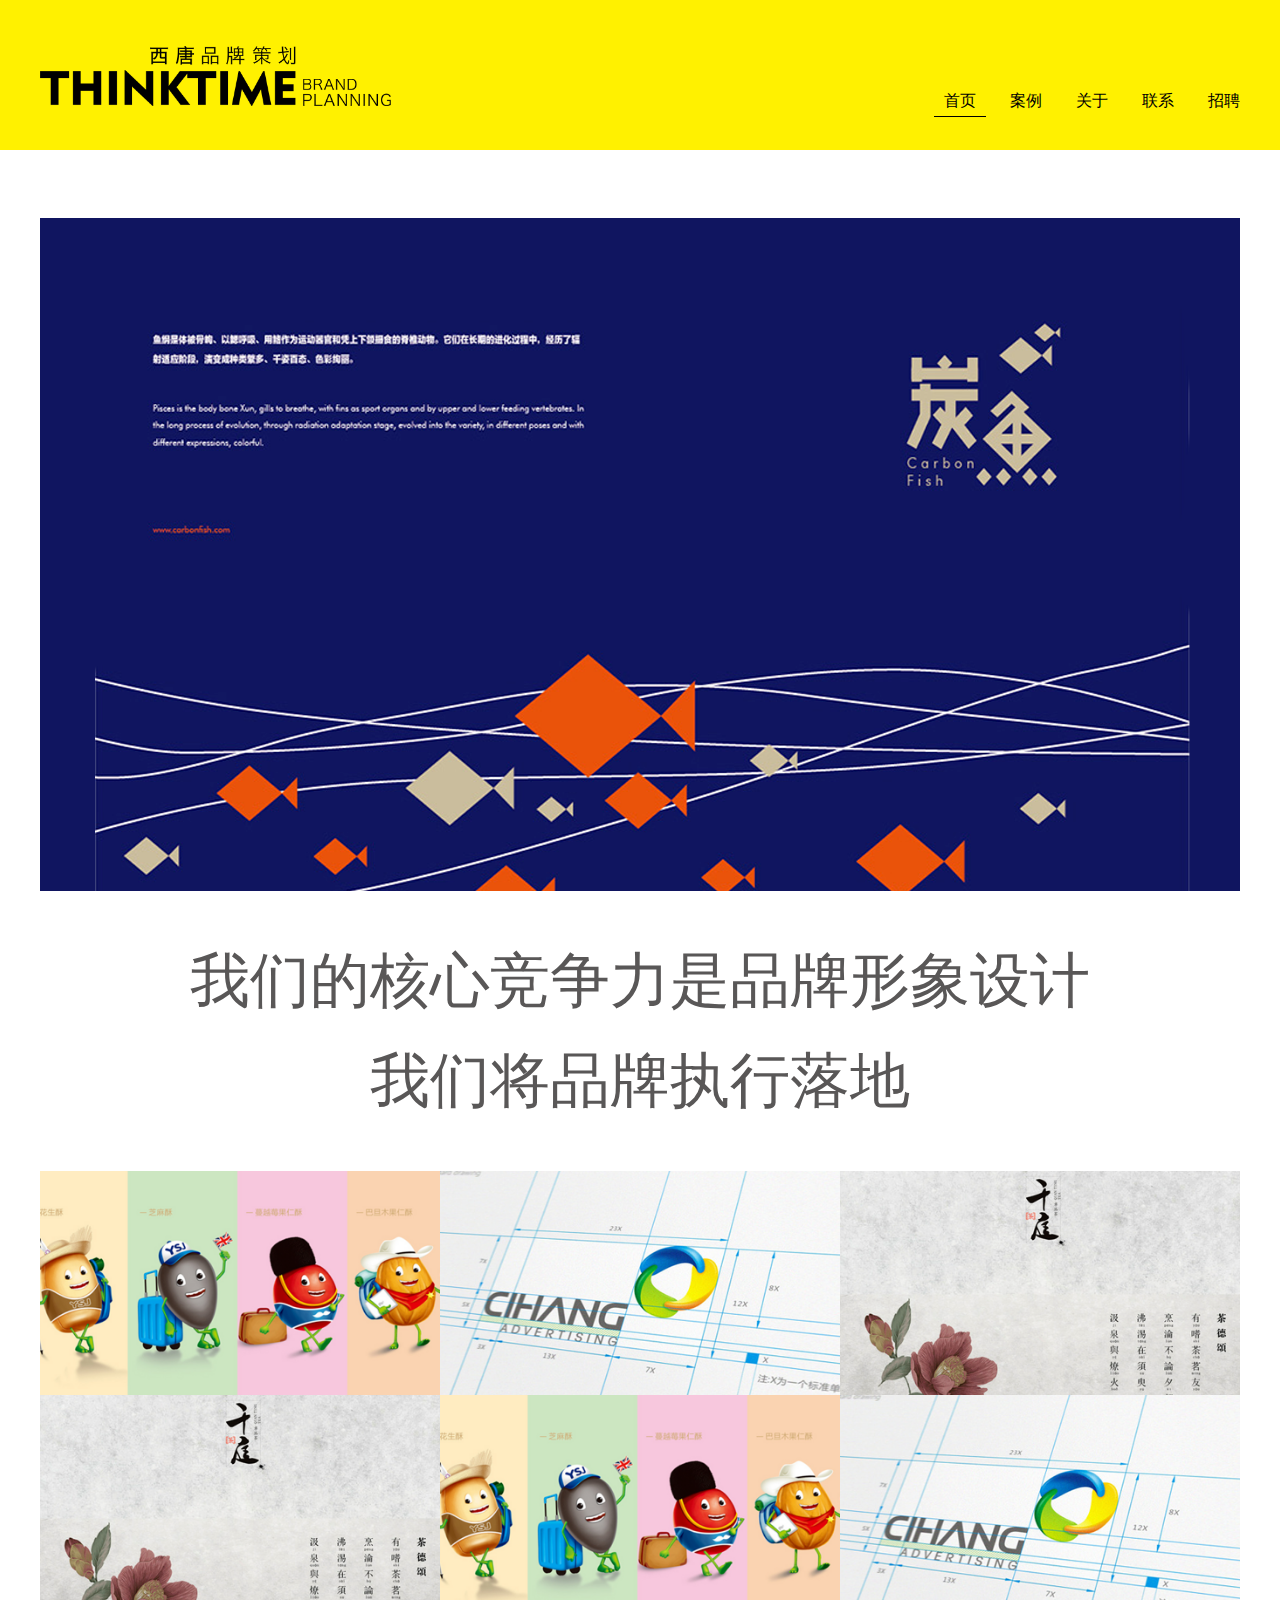
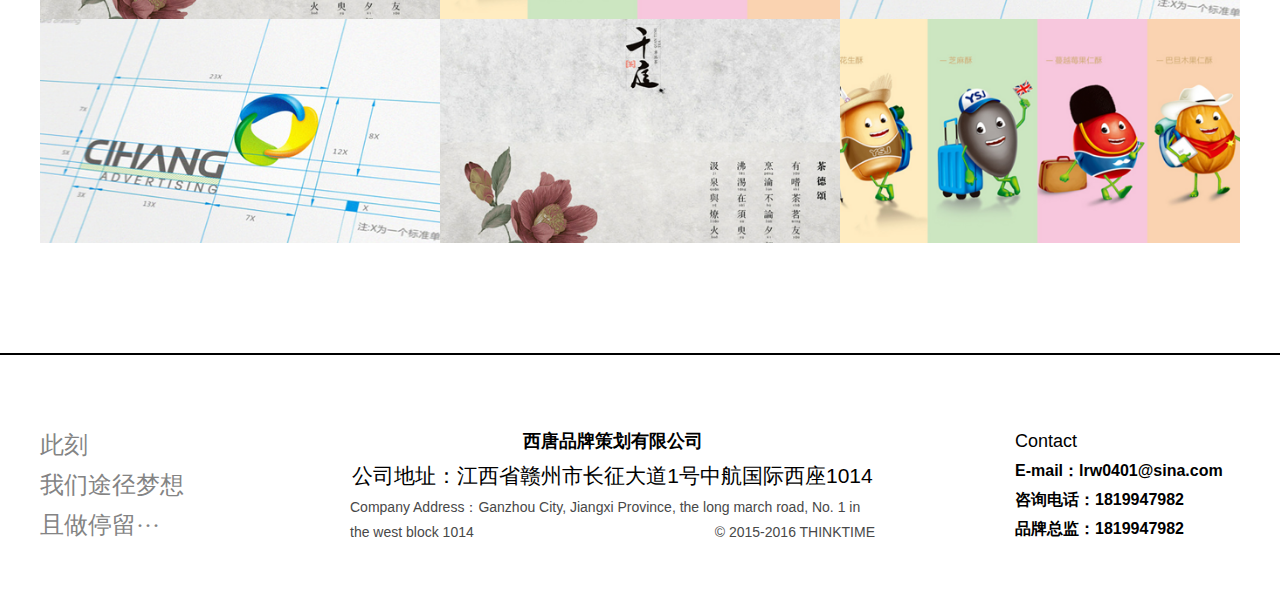
<file: 西塘/index.html>
<!DOCTYPE HTML>
<html>
    <head>
        <meta charset="utf-8">
        <title>西塘品牌策划</title>
        <link href='css/begin.css' type="text/css" rel="stylesheet">
        <link href='css/main.css' type="text/css" rel="stylesheet">
        <script type="text/javascript" src="http://cdn.webfont.youziku.com/wwwroot/js/wf/youziku.api.min.js"></script>
    </head>
    <script type="text/javascript">
    $youziku.load("#in-lg-title", "3e14c6f672c948cb849dd622326111db", "SiYuan-ExtraLight");
    /*$youziku.load("#id1,.class1,h1", "3e14c6f672c948cb849dd622326111db", "SiYuan-ExtraLight");*/
    /*．．．*/
    $youziku.draw();
    </script>
    <body>
        <div class="header">
            <div class="container">
                <div class="hd-logo">
                    <img src="css/image/logo.png" alt="logo" >
                </div>
                <div class="hd-nav">
                    <ul>
                        <li><a href="#" class="active">首页</a></li>
                        <li><a href="page2.html" >案例</a></li>
                        <li><a href="page3.html" >关于</a></li>
                        <li><a href="#" >联系</a></li>
                        <li><a href="#" >招聘</a></li>
                    </ul>
                </div>
            </div>
        </div>
        <div class="wrap">
            <div class="container">
                <div id="slideBox" class="slideBox">
                    <div class="bd">
                        <ul>
                            <li><a><img src="css/image/case1.png"></a></li>
                            <li><a><img src="css/image/case2.png"></a></li>
                            <li><a><img src="css/image/case3.png"></a></li>
                        </ul>
                    </div>
                </div>
                <div class="in-lg-title" id="in-lg-title">
                    <h1>我们的核心竞争力是品牌形象设计</h1>
                    <h1>我们将品牌执行落地</h1>
                </div>
                <div class="in-desp">
                <ul>
                    <li>
                        <a href="#">
                            <img src="css/image/in-desp1.png">
                            <div class="in-desp-cover">
                                <p>《扎堆》餐饮品牌策略设计</p>
                                <p>MILUO VI DESIGN</p>
                            </div>
                        </a>
                    </li>
                    <li>
                        <a href="#">
                            <img src="css/image/in-desp2.png">
                            <div class="in-desp-cover">
                                <p>《扎堆》餐饮品牌策略设计</p>
                                <p>MILUO VI DESIGN</p>
                            </div>
                        </a>
                    </li>
                    <li>
                        <a href="#">
                            <img src="css/image/in-desp3.png">
                            <div class="in-desp-cover">
                                <p>《扎堆》餐饮品牌策略设计</p>
                                <p>MILUO VI DESIGN</p>
                            </div>
                        </a>
                    </li>
                    <li>
                        <a href="#">
                            <img src="css/image/in-desp3.png">
                            <div class="in-desp-cover">
                                <p>《扎堆》餐饮品牌策略设计</p>
                                <p>MILUO VI DESIGN</p>
                            </div>
                        </a>
                    </li>
                    <li>
                        <a href="#">
                            <img src="css/image/in-desp1.png">
                            <div class="in-desp-cover">
                                <p>《扎堆》餐饮品牌策略设计</p>
                                <p>MILUO VI DESIGN</p>
                            </div>
                        </a>
                    </li>
                    <li>
                        <a href="#">
                            <img src="css/image/in-desp2.png">
                            <div class="in-desp-cover">
                                <p>《扎堆》餐饮品牌策略设计</p>
                                <p>MILUO VI DESIGN</p>
                            </div>
                        </a>
                    </li>
                    <li>
                        <a href="#">
                            <img src="css/image/in-desp2.png">
                            <div class="in-desp-cover">
                                <p>《扎堆》餐饮品牌策略设计</p>
                                <p>MILUO VI DESIGN</p>
                            </div>
                        </a>
                    </li>
                    <li>
                        <a href="#">
                            <img src="css/image/in-desp3.png">
                            <div class="in-desp-cover">
                                <p>《扎堆》餐饮品牌策略设计</p>
                                <p>MILUO VI DESIGN</p>
                            </div>
                        </a>
                    </li>
                    <li>
                        <a href="#">
                            <img src="css/image/in-desp1.png">
                            <div class="in-desp-cover">
                                <p>《扎堆》餐饮品牌策略设计</p>
                                <p>MILUO VI DESIGN</p>
                            </div>
                        </a>
                    </li>
                </ul>
            </div>
            </div>
        </div>
        <div class="footer">
        <div class="ft-container">
            <div class="ft-box1">
                <h3>此刻</h3>
                <h3>我们途径梦想</h3>
                <h3>且做停留···</h3>
            </div>

            <div class="ft-box2">
                <h4 class="ft-box2-title">西唐品牌策划有限公司</h4>
                <p class="ft-box2-address">公司地址：江西省赣州市长征大道1号中航国际西座1014</p>
                <p class="ft-box2-address-en">Company Address：Ganzhou City, Jiangxi Province, the long march
                    road, No. 1 in the west block 1014             <span style="float: right">© 2015-2016 THINKTIME</span></p>
            </div>

            <div class="ft-box3">
                <h4 class="ft-box3-title">Contact</h4>
                <p class="ft-box3-text">E-mail：lrw0401@sina.com</p>
                <p class="ft-box3-text">咨询电话：1819947982</p>
                <p class="ft-box3-text">品牌总监：1819947982</p>
            </div>
        </div>
    </div>
        <script type="text/javascript" src="js/tool.js"></script>
        <script type="text/javascript" src="js/base.js"></script>
        <script type="text/javascript" src="main.js"></script>
    </body>
</html>
</file>
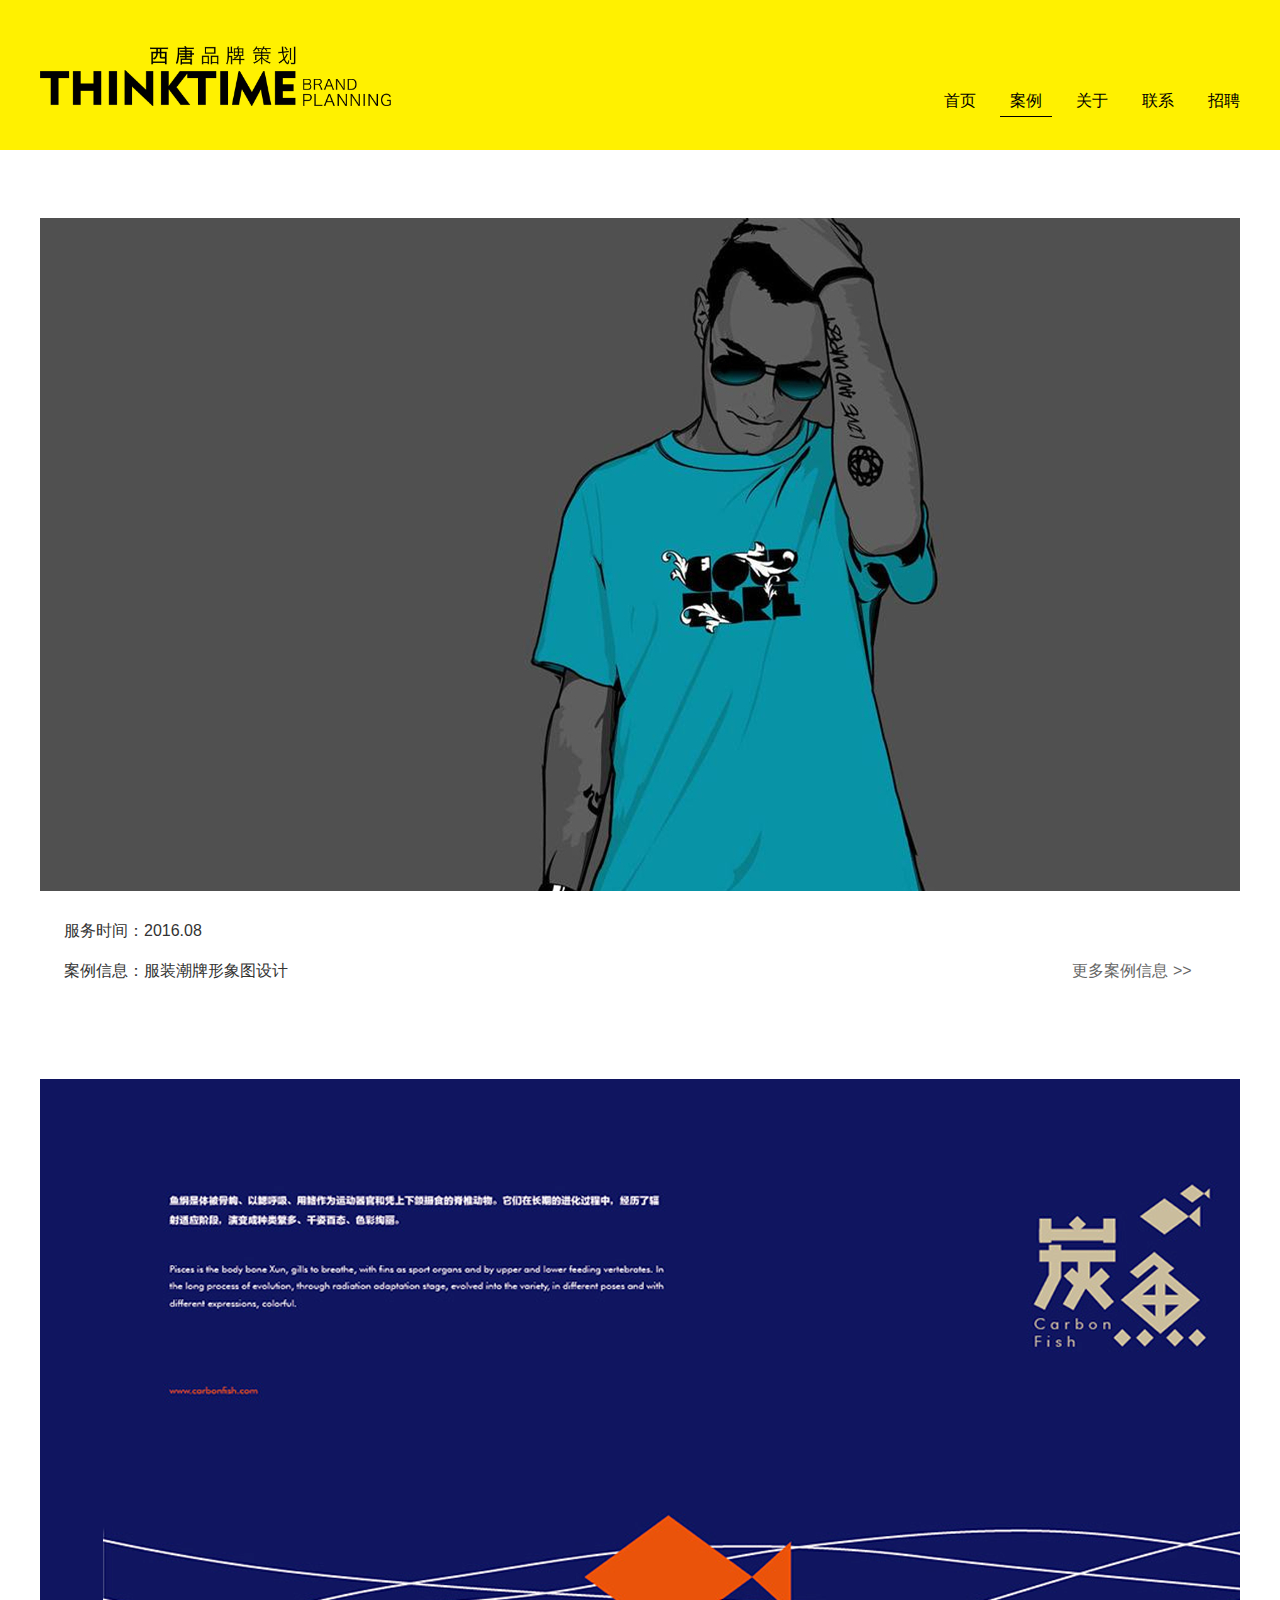
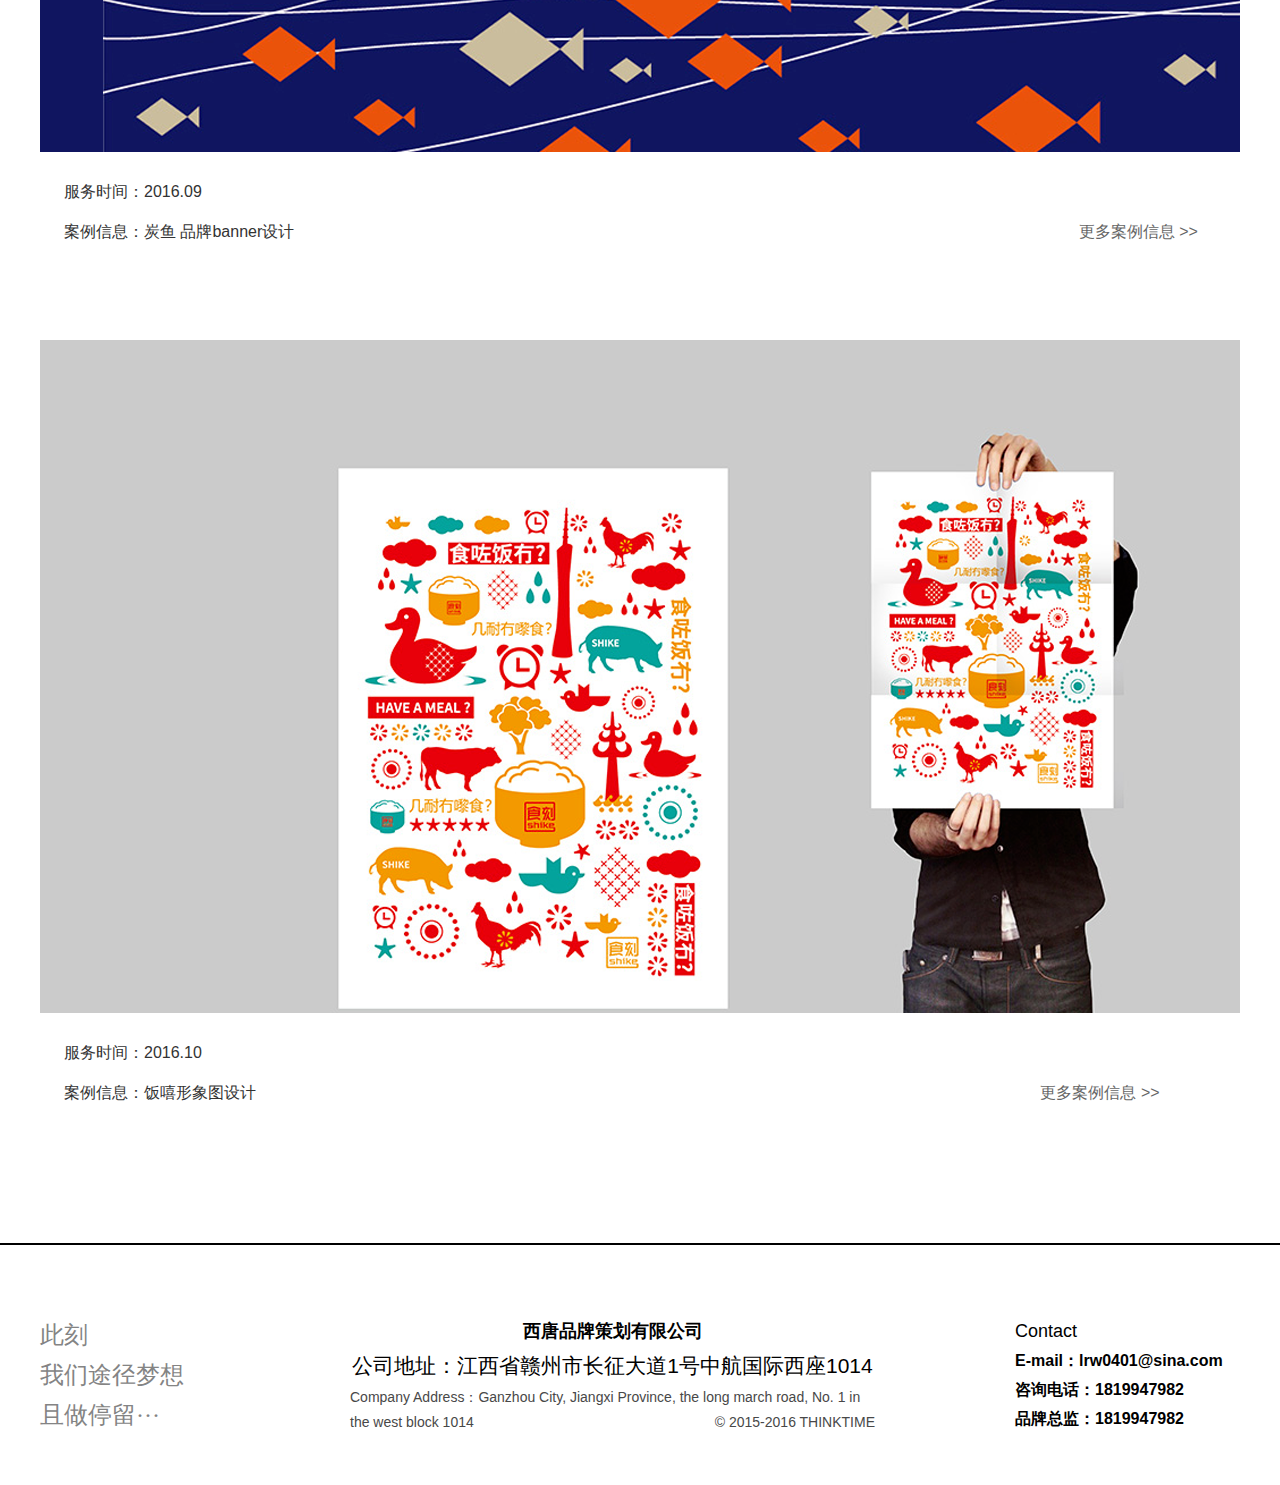
<file: 西塘/page2.html>
<!DOCTYPE HTML>
<html>
    <head>
        <meta charset="utf-8">
        <title>西塘品牌策划</title>
        <link href='css/begin.css' type="text/css" rel="stylesheet">
        <link href='css/main.css' type="text/css" rel="stylesheet">
    </head>
    <body>
        <div class="header">
            <div class="container">
                <div class="hd-logo">
                    <img src="css/image/logo.png" alt="logo" >
                </div>
                <div class="hd-nav">
                    <ul>
                        <li><a href="index.html" >首页</a></li>
                        <li><a href="page2.html" class="active">案例</a></li>
                        <li><a href="page3.html" >关于</a></li>
                        <li><a href="#" >联系</a></li>
                        <li><a href="#" >招聘</a></li>
                    </ul>
                </div>
            </div>
        </div>
        <div class="wrap">
            <div class="container">
                <div id="slideBox" class="slideBox" style="overflow:inherit">
                    <div class="bd">
                        <a><img src="css/image/case1.png"></a>
                    </div>
                </div>
                 <div class="bd-text">
                        <p>服务时间：2016.08</p>
                        <p>案例信息：服装潮牌形象图设计 <span class="text-more">更多案例信息 >></span></p>
                     
                </div>
                <div class="bd-info">
                    <p>“CRZ”潮牌是一个以成衣为核心品类，全线开发由外到内的高品质潮人装，CRZ是上海日播服饰有限公司旗下品牌之一，CRZ全线开发时尚贴身服饰内搭品牌。潮牌CRZ多元化的产品具有标准廓型、顶级面料、丰富色彩、个性图案、特色包装、DIY乐活精神，强调个人内心归属感，注重情调、价值感，时尚感，潮牌CRZ引领个人时尚内搭新概念时尚潮装。</p>   
                    <p>NPC主要代理的品牌有：李晨nic自己设计的"nic is coming..." , NIKE , MANHATTAN , STAGE , MICHAEL LAU的玩偶， G-SHOCK, SPEEDCAT , LACOSTE。</p>
                </div>
            </div>
        </div>
        <div class="wrap">
            <div class="container">
                <div id="slideBox" class="slideBox" style="overflow:inherit">
                    <div class="bd">
                        <a><img src="css/image/case2.png"></a>
                    </div>
                </div>
                 <div class="bd-text">
                        <p>服务时间：2016.09</p>
                        <p>案例信息：炭鱼 品牌banner设计 <span class="text-more">更多案例信息 >></span></p>
                     
                </div>
                <div class="bd-info">
                    <p>“CRZ”潮牌是一个以成衣为核心品类，全线开发由外到内的高品质潮人装，CRZ是上海日播服饰有限公司旗下品牌之一，CRZ全线开发时尚贴身服饰内搭品牌。潮牌CRZ多元化的产品具有标准廓型、顶级面料、丰富色彩、个性图案、特色包装、DIY乐活精神，强调个人内心归属感，注重情调、价值感，时尚感，潮牌CRZ引领个人时尚内搭新概念时尚潮装。</p>   
                    <p>NPC主要代理的品牌有：李晨nic自己设计的"nic is coming..." , NIKE , MANHATTAN , STAGE , MICHAEL LAU的玩偶， G-SHOCK, SPEEDCAT , LACOSTE。</p>
                </div>
            </div>
        </div>
        <div class="wrap">
            <div class="container">
                <div id="slideBox" class="slideBox" style="overflow:inherit">
                    <div class="bd">
                        <a><img src="css/image/case3.png"></a>
                    </div>
                </div>
                 <div class="bd-text">
                        <p>服务时间：2016.10</p>
                        <p>案例信息：饭嘻形象图设计 <span class="text-more">更多案例信息 >></span></p>
                     
                </div>
                <div class="bd-info">
                    <p>“CRZ”潮牌是一个以成衣为核心品类，全线开发由外到内的高品质潮人装，CRZ是上海日播服饰有限公司旗下品牌之一，CRZ全线开发时尚贴身服饰内搭品牌。潮牌CRZ多元化的产品具有标准廓型、顶级面料、丰富色彩、个性图案、特色包装、DIY乐活精神，强调个人内心归属感，注重情调、价值感，时尚感，潮牌CRZ引领个人时尚内搭新概念时尚潮装。</p>   
                    <p>NPC主要代理的品牌有：李晨nic自己设计的"nic is coming..." , NIKE , MANHATTAN , STAGE , MICHAEL LAU的玩偶， G-SHOCK, SPEEDCAT , LACOSTE。</p>
                </div>
            </div>
        </div>
        <div class="footer">
        <div class="ft-container">
            <div class="ft-box1">
                <h3>此刻</h3>
                <h3>我们途径梦想</h3>
                <h3>且做停留···</h3>
            </div>

            <div class="ft-box2">
                <h4 class="ft-box2-title">西唐品牌策划有限公司</h4>
                <p class="ft-box2-address">公司地址：江西省赣州市长征大道1号中航国际西座1014</p>
                <p class="ft-box2-address-en">Company Address：Ganzhou City, Jiangxi Province, the long march
                    road, No. 1 in the west block 1014             <span style="float: right">© 2015-2016 THINKTIME</span></p>
            </div>

            <div class="ft-box3">
                <h4 class="ft-box3-title">Contact</h4>
                <p class="ft-box3-text">E-mail：lrw0401@sina.com</p>
                <p class="ft-box3-text">咨询电话：1819947982</p>
                <p class="ft-box3-text">品牌总监：1819947982</p>
            </div>
        </div>
    </div>
        <script type="text/javascript" src="js/tool.js"></script>
        <script type="text/javascript" src="js/base.js"></script>
        <script type="text/javascript" src="js/page2.js"></script>
    </body>
</html>
</file>
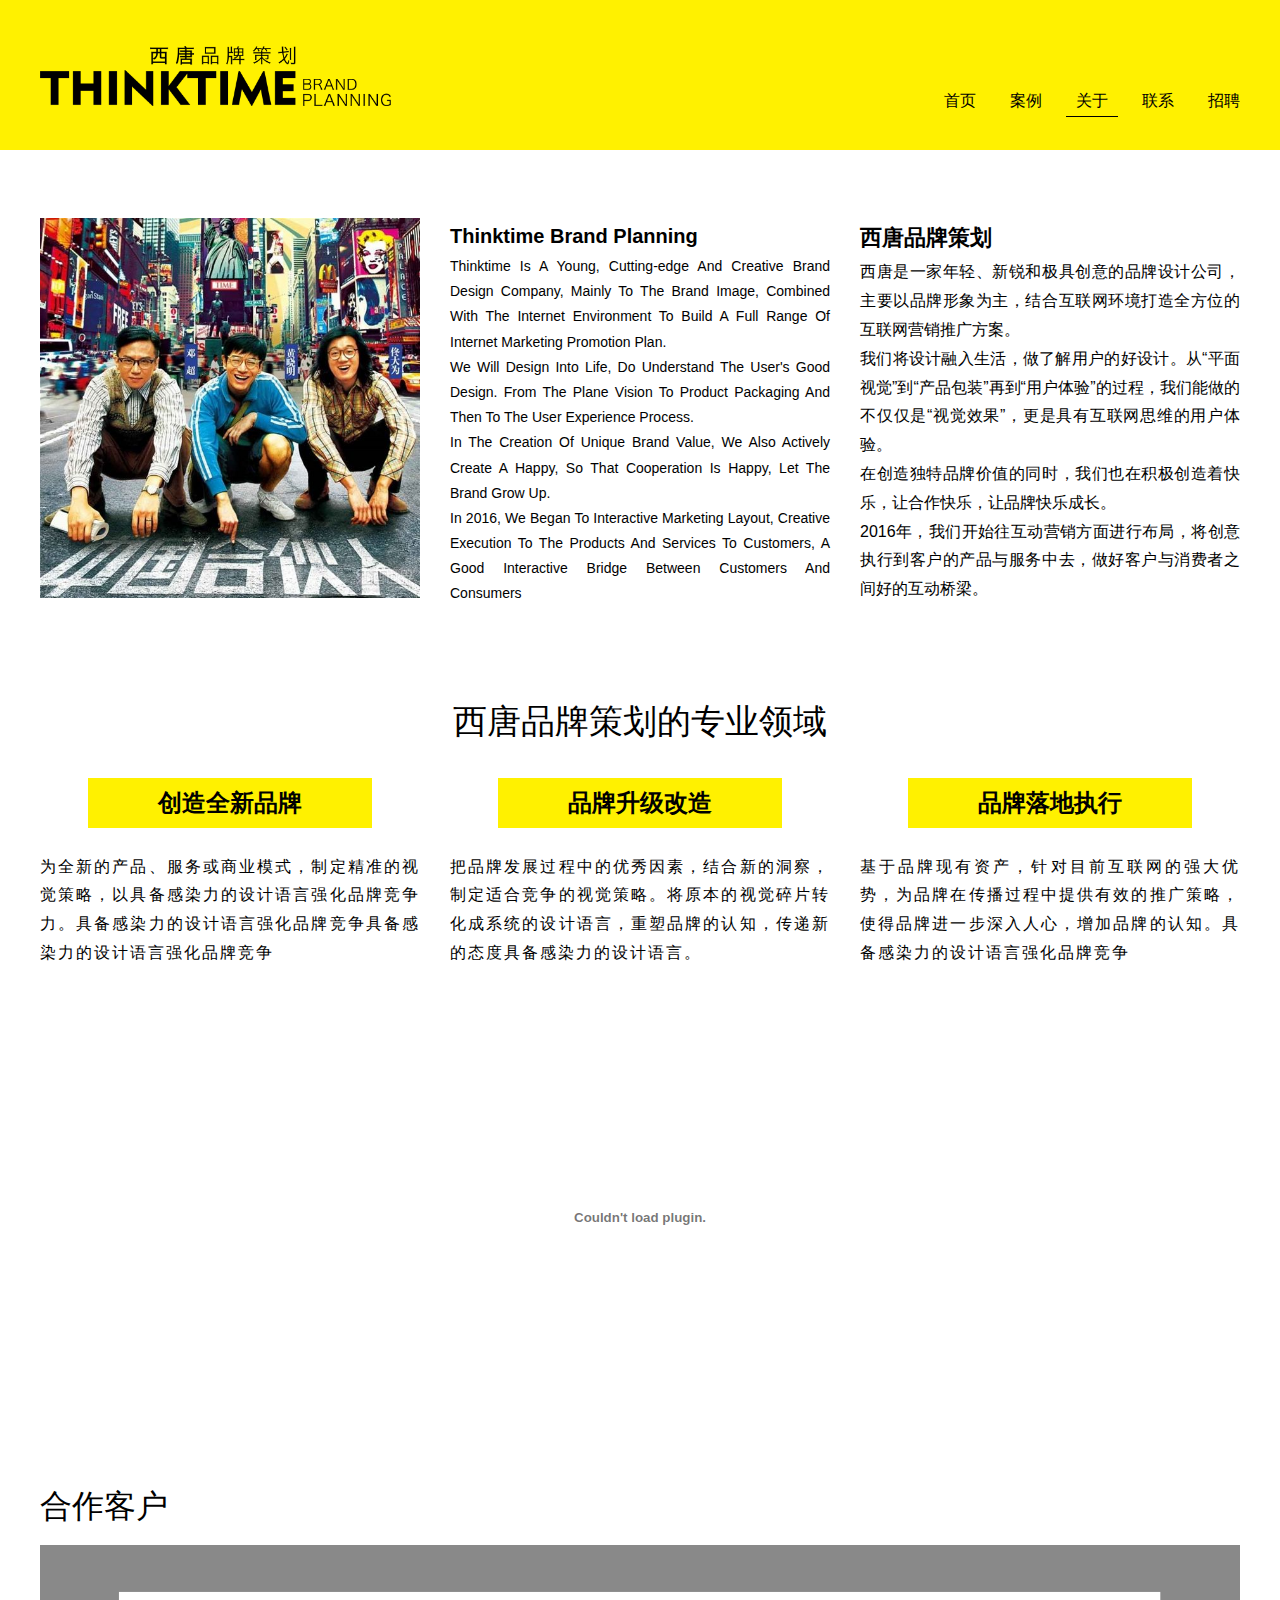
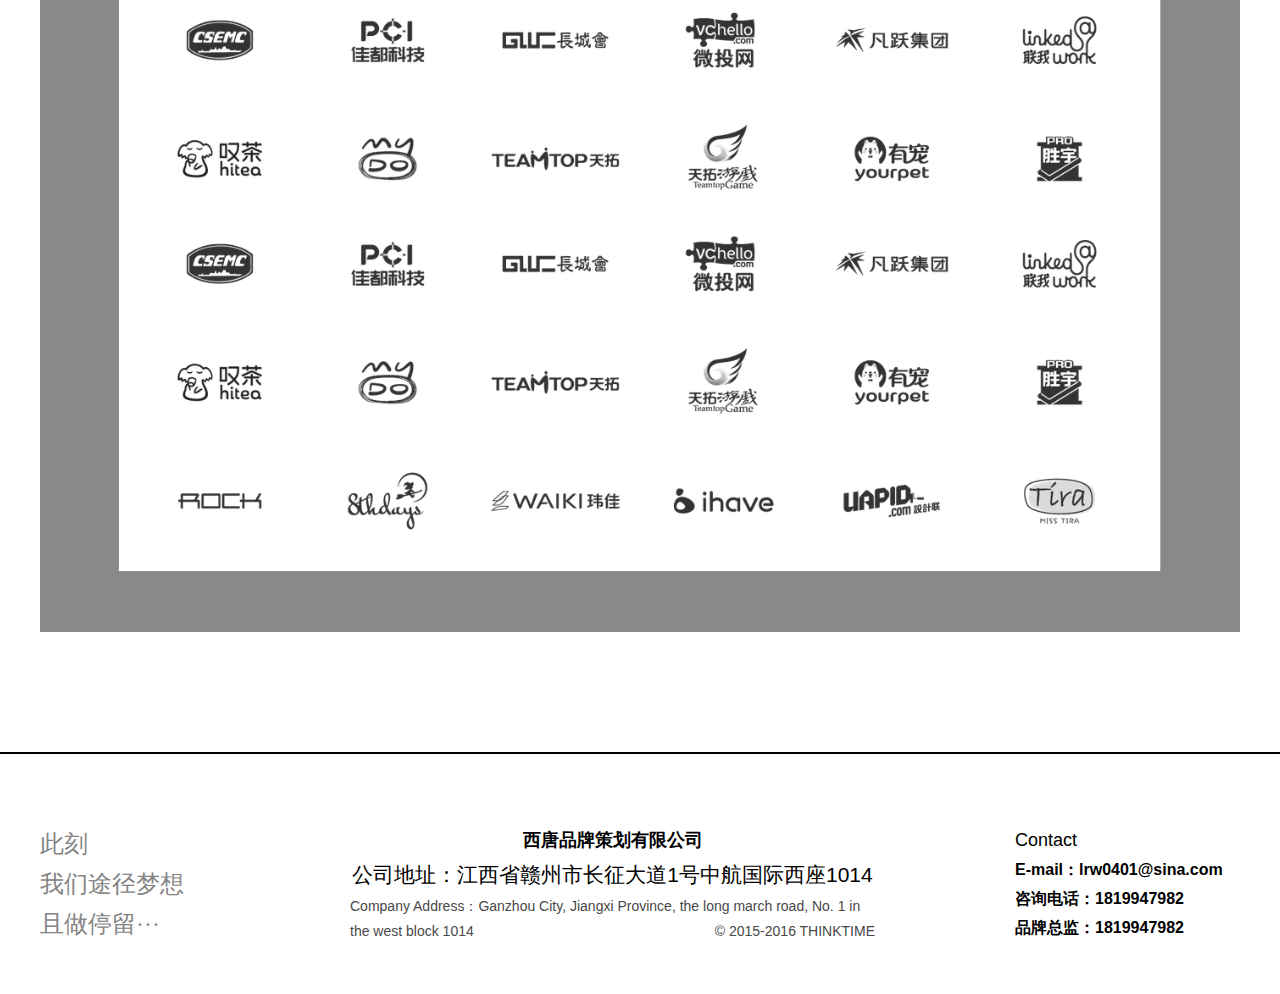
<file: 西塘/page3.html>
<!DOCTYPE HTML>
<html>
    <head>
        <meta charset="utf-8">
        <title>西塘品牌策划</title>
        <link href='css/begin.css' type="text/css" rel="stylesheet">
        <link href='css/main.css' type="text/css" rel="stylesheet">
    </head>
    <body>
        <div class="header">
            <div class="container">
                <div class="hd-logo">
                    <img src="css/image/logo.png" alt="logo" >
                </div>
                <div class="hd-nav">
                    <ul>
                        <li><a href="index.html" >首页</a></li>
                        <li><a href="page2.html" >案例</a></li>
                        <li><a href="page3.html" class="active">关于</a></li>
                        <li><a href="#" >联系</a></li>
                        <li><a href="#" >招聘</a></li>
                    </ul>
                </div>
            </div>
        </div>
        <div class="wrap">
            <div class="container">
                <div class="ab-cols3-box">
                    <div class="ab-cl1-box ab-cl1-box-1">
                        <img src="css/image/about1.jpg" width="380px" height="380px">
                    </div>
                    <div class="ab-cl2-box ab-cl2-box-1">
                    <h5>Thinktime Brand Planning</h5>
                    <p>Thinktime Is A Young, Cutting-edge And Creative Brand Design Company, Mainly To The Brand Image, Combined With The Internet Environment To Build A Full Range Of Internet Marketing Promotion Plan.</p>
                    <p>We Will Design Into Life, Do Understand The User's Good Design. From The Plane Vision To Product Packaging And Then To The User Experience Process.</p>
                    <p>In The Creation Of Unique Brand Value, We Also Actively Create A Happy, So That Cooperation Is Happy, Let The Brand Grow Up.</p>
                    <p>In 2016, We Began To Interactive Marketing Layout, Creative Execution To The Products And Services To Customers, A Good Interactive Bridge Between Customers And Consumers</p>
                    </div>
                    <div class="ab-cl3-box ab-cl3-box-1">
                    <h4>西唐品牌策划</h4>
                    <p>西唐是一家年轻、新锐和极具创意的品牌设计公司，主要以品牌形象为主，结合互联网环境打造全方位的互联网营销推广方案。</p>
                    <p>我们将设计融入生活，做了解用户的好设计。从“平面视觉”到“产品包装”再到“用户体验”的过程，我们能做的不仅仅是“视觉效果”，更是具有互联网思维的用户体验。</p>
                    <p>在创造独特品牌价值的同时，我们也在积极创造着快乐，让合作快乐，让品牌快乐成长。</p>
                    <p>2016年，我们开始往互动营销方面进行布局，将创意执行到客户的产品与服务中去，做好客户与消费者之间好的互动桥梁。</p>
                </div>
                </div>
                <div class="ab-cols3-box" style="margin-top: 80px;">
                <h2 style="font-weight: 100;font-size: 34px; text-align: center;">西唐品牌策划的专业领域</h2>
                <div class="ab-cl1-box ab-cl1-box-2">
                    <div class="ab-box2-title">创造全新品牌</div>
                    <p class="ab-box2-text">为全新的产品、服务或商业模式，制定精准的视觉策略，以具备感染力的设计语言强化品牌竞争力。具备感染力的设计语言强化品牌竞争具备感染力的设计语言强化品牌竞争</p>
                </div>
                <div class="ab-cl2-box ab-cl2-box-2">
                    <div class="ab-box2-title">品牌升级改造</div>
                    <p class="ab-box2-text">把品牌发展过程中的优秀因素，结合新的洞察，制定适合竞争的视觉策略。将原本的视觉碎片转化成系统的设计语言，重塑品牌的认知，传递新的态度具备感染力的设计语言。</p>
                </div>
                <div class="ab-cl3-box ab-cl3-box-2">
                    <div class="ab-box2-title">品牌落地执行</div>
                    <p class="ab-box2-text">基于品牌现有资产，针对目前互联网的强大优势，为品牌在传播过程中提供有效的推广策略，使得品牌进一步深入人心，增加品牌的认知。具备感染力的设计语言强化品牌竞争</p>
                </div>
                </div>
                <embed src="http://player.youku.com/player.php/sid/XMzI2NTc4NTMy/v.swf" width="700" height="400" type="application/x-shockwave-flash" allowfullscreen="true" wmode="opaque">
                <div class="ab-cooperation">
                <h3 class="ab-cooperation-title">合作客户</h3>
                <div class="ab-cooperation-content">
                    <a href="case.html">
                        <img src="css/image/about3.png" width="1044px" height="581px">
                    </a>
                </div>
            </div>
            </div>
        </div>
        <div class="footer">
        <div class="ft-container">
            <div class="ft-box1">
                <h3>此刻</h3>
                <h3>我们途径梦想</h3>
                <h3>且做停留···</h3>
            </div>

            <div class="ft-box2">
                <h4 class="ft-box2-title">西唐品牌策划有限公司</h4>
                <p class="ft-box2-address">公司地址：江西省赣州市长征大道1号中航国际西座1014</p>
                <p class="ft-box2-address-en">Company Address：Ganzhou City, Jiangxi Province, the long march
                    road, No. 1 in the west block 1014             <span style="float: right">© 2015-2016 THINKTIME</span></p>
            </div>

            <div class="ft-box3">
                <h4 class="ft-box3-title">Contact</h4>
                <p class="ft-box3-text">E-mail：lrw0401@sina.com</p>
                <p class="ft-box3-text">咨询电话：1819947982</p>
                <p class="ft-box3-text">品牌总监：1819947982</p>
            </div>
        </div>
    </div>
        <script type="text/javascript" src="js/tool.js"></script>
        <script type="text/javascript" src="js/base.js"></script>
        <script type="text/javascript" src="js/page2.js"></script>
    </body>
</html>
</file>
<file: 西塘/css/begin.css>
body, h1, h2, h3, h4, h5, h6, hr, p, blockquote, dl, dt, dd, ul, ol, li, pre, form, fieldset, legend, button, input, textarea, th, td { margin:0; padding:0; }
body, button, input, select, textarea { font:12px/1.5tahoma, arial, \5b8b\4f53; }
h1, h2, h3, h4, h5, h6{ font-size:100%; }
address, cite, dfn, em, var { font-style:normal; }
code, kbd, pre, samp { font-family:couriernew, courier, monospace; }
small{ font-size:12px; }
ul, ol { list-style:none; }
a { text-decoration:none; }
a:hover { text-decoration:underline; }
sup { vertical-align:text-top; }
sub{ vertical-align:text-bottom; }
legend { color:#000; }
fieldset, img { border:0; }
button, input, select, textarea { font-size:100%; }
table { border-collapse:collapse; border-spacing:0; }
</file>
<file: 西塘/css/main.css>
body, button, input, select, textarea {
    font-family: 'helvetica neue','hiragino sans gb',stheiti,'wenquanyi micro hei',\5FAE\8F6F\96C5\9ED1,\5B8B\4F53,sans-serif;
}
body {
    font-size: 14px;
    font-size: 1.4rem;
    line-height: 1.8;
    min-width: 1200px;
}

.header {
    width: 100%;
    height: 150px;
    background-color: #fff100;
    position: relative;
}
.container {
    width: 1200px;
    margin: 0px auto;
    overflow: hidden;
}
.hd-logo {
    width: 351px;
    position: absolute;
    bottom: 44px;
}
.hd-logo a {
    outline: none;
}
.header .container img {
    border: 0 none;
    width: auto\9;
    height: auto;
    max-width: 100%;
    vertical-align: top;
    -ms-interpolation-mode: bicubic;
}
.header .container .hd-nav {
    float: right;
    margin-top: 87px;
}
.header .container .hd-nav li {
    margin-left: 24px;
    float: left;
}
.hd-nav li a.active {
    border-bottom: 1px solid #000;
}
.hd-nav li a {
    display: block;
    width: 100%;
    height: 100%;
    outline: none;
    text-decoration: none;
    color: #000;
    padding: 0px 5px;
    text-align: center;
    font-size: 16px;
}
.hd-nav li a:hover {
    border-bottom: 1px solid #000;
}

.wrap {
    margin-top: 68px;
}
#slideBox {
    width:100%;
    height: 673px;
    overflow: hidden;
    position: relative;
}
.slideBox .bd {
    position: relative;
    height: 100%;
    z-index: 0;
}
.slideBox .bd ul li img {
    width: 100%;
    height: 774px;
    display: block;
    position: absolute;
    opacity: 0;
    filter: alpha(opacity=0);
}
.wrap .in-lg-title {
    margin: 40px 0;
}
.wrap .container .in-lg-title h1 {
    font-weight: lighter;
    color: #595757;
    font-size: 60px;
    text-align: center;
    line-height: 100px;
}
.in-desp {
    width: 100%;
}
.in-desp ul li {
    width: 33.333%;
    height: 224px;
    float: left;
}
.in-desp ul li a {
    display: block;
    outline: none;
    width: 100%;
    height: 100%;
    position: relative;
}
.in-desp ul li img {
    border: 0 none;
    height: auto;
    max-width: 100%;
    vertical-align: top;   
}
.in-desp ul li .in-desp-cover {
    width: 100%;
    height: 100%;
    position: absolute;
    top: 0;
    left: 0;
    background-color: rgba(255,241,0,0.8);
    opacity: 0;
    transition: all 0.3s ease;
}
.in-desp ul li .in-desp-cover p:first-of-type {
    margin-top: 100px;
}
.in-desp ul li .in-desp-cover p {
    color: #000;
    text-align: center;
    font-size: 14px;
}
.footer {
    margin-top: 110px;
    border-top: 2px solid #000000;
    padding: 70px 0px 50px 0px;
}
.ft-container {
    width: 1200px;
    margin: 0px auto;
    height: 120px;
}
.ft-box1 {
    width: 310px;
    height: 100%;
    float: left;
}
.ft-box1 h3 {
    font-weight: 100;
    font-size: 24px;
    line-height: 40px;
    color: #848484;
    font-family: FZxihei;
}
.ft-box2 {
    width: 525px;
    height: 100%;
    float: left;
}
.ft-box2-title {
    font-size: 18px;
    text-align: center;
}
.ft-box2-address {
    font-size: 21px;
    text-align: center;
}
.ft-box2-address-en {
    color: #484848;
    font-size: 14px;
}
.ft-box3 {
    float: left;
    margin-left: 140px;
}
.ft-box3-title {
    font-weight: 100;
    font-size: 18px;
}
.ft-box3-text {
    font-weight: bolder;
    font-size: 16px;
}


/*page2*/
.bd-text {
    margin-top: 20px;
    height: 100px;
}
.bd-text p {
    font-size: 16px;
    line-height: 40px;
    padding-left: 24px;
    color: #333;
}
.bd-text .text-more {
    position: relative;
    right: -780px;
    color: #666;
    cursor: pointer;
}
.bd-info p{
    text-indent: 40px;
    font-size: 18px;
    color: darkseagreen;
}
.bd-info {
    opacity: 0;
    filter: alpha(opacity=0);
    height: 0;
}

/*page3*/
.ab-cl1-box-1 {
    position: relative;
}
.ab-cl1-box {
    width: 380px;
    float: left;
    margin-right: 30px;
}
.ab-cl2-box {
    width: 380px;
    float: left;
}
.ab-cl2-box-1 h5 {
    font-size: 20px;
}
.ab-cl2-box-1 p {
    font-size: 14px;
}
.ab-cl3-box-1 h5 {
    font-size: 20px;
}
.ab-cl3-box-1 p {
    font-size: 16px;
}
.ab-cl3-box {
    width: 380px;
    float: right;
}
.ab-cols3-box {
    overflow: hidden;
    text-align: justify;
}
.ab-box2-title {
    width: 284px;
    height: 50px;
    background-color: #fff100;
    font-size: 24px;
    text-align: center;
    line-height: 50px;
    font-weight: bolder;
    margin: 25px auto;
}
.ab-box2-text {
    font-size: 16px;
    letter-spacing: 2px;
}
embed {
    margin: 0px auto;
    margin-top: 50px;
    display: block;
}
.ab-cooperation {
    margin:60px 0 10px 0;
}
.ab-cooperation-title {
    font-size: 32px;
    font-weight: 100;
}
.ab-cooperation-content {
    width: 100%;
    padding: 46px 78px;
    background-color: #898989;
    margin-top: 10px;
}
a {
    text-decoration: none;
}
</file>
